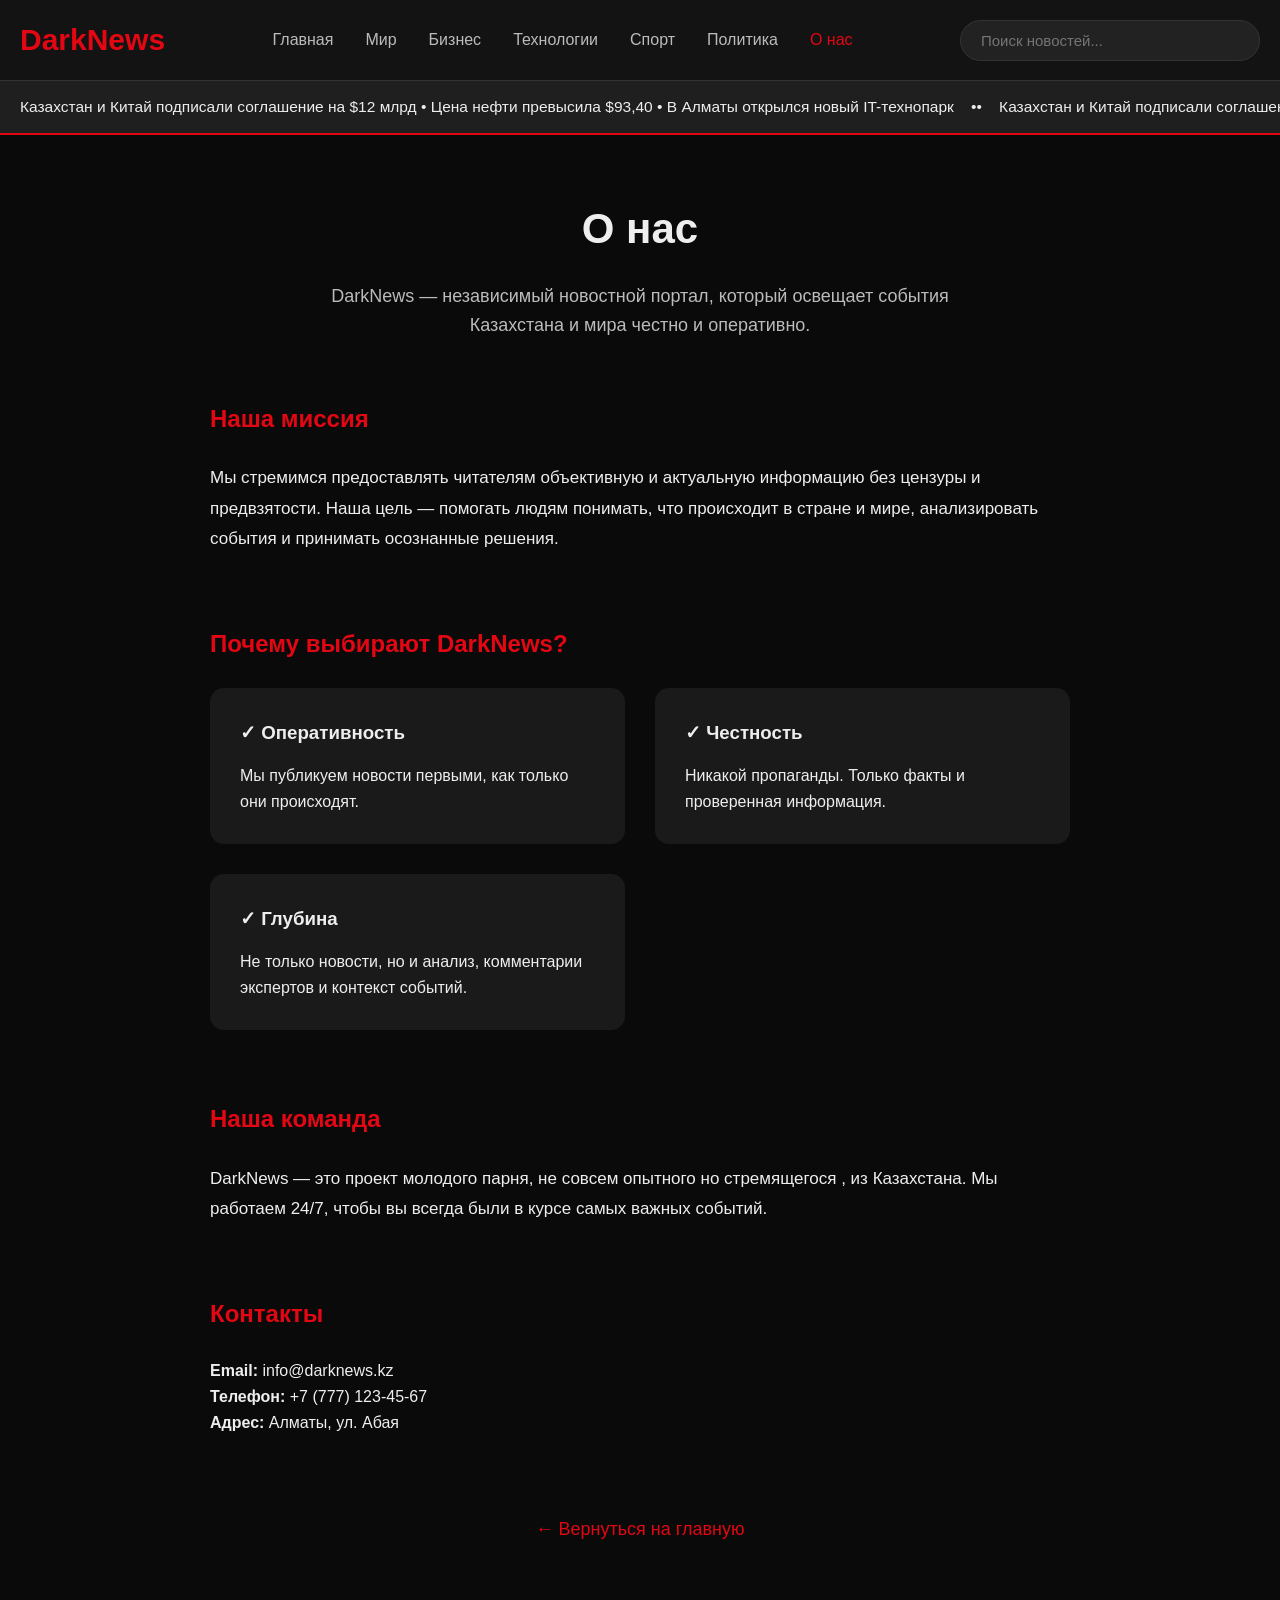
<file: about.html>
<!DOCTYPE html>
<html lang="ru">
<head>
    <meta charset="UTF-8">
    <meta name="viewport" content="width=device-width, initial-scale=1.0">
    <title>DarkNews — О нас</title>
    <link rel="stylesheet" href="style.css">
</head>
<body>

    <header>
        <nav class="navbar">
            <div class="container">
                <a href="index.html" class="logo">DarkNews</a>
                <ul class="nav-menu">
                    <li><a href="index.html" class="nav-link">Главная</a></li>
                    <li><a href="world.html" class="nav-link">Мир</a></li>
                    <li><a href="business.html" class="nav-link">Бизнес</a></li>
                    <li><a href="tech.html" class="nav-link">Технологии</a></li>
                    <li><a href="sport.html" class="nav-link">Спорт</a></li>
                    <li><a href="politics.html" class="nav-link">Политика</a></li>
                    <li><a href="about.html" class="nav-link active">О нас</a></li>
                </ul>
                <input type="text" id="search-input" placeholder="Поиск новостей..." class="search-input">
            </div>
        </nav>

        <div class="breaking-news">
            <div class="container">
                <span id="ticker">Казахстан и Китай подписали соглашение на $12 млрд • Цена нефти превысила $93,40 • В Алматы открылся новый IT-технопарк</span>
            </div>
        </div>
    </header>

    <main class="container" style="max-width: 900px; margin: 60px auto;">

        <h1 style="font-size: 42px; text-align: center; margin-bottom: 20px;">О нас</h1>
        <p style="text-align: center; font-size: 18px; color: #bbbbbb; max-width: 700px; margin: 0 auto 60px;">
            DarkNews — независимый новостной портал, который освещает события Казахстана и мира честно и оперативно.
        </p>

        <div class="about-content">

            <section style="margin-bottom: 70px;">
                <h2 style="color: #e30613; margin-bottom: 25px;">Наша миссия</h2>
                <p style="font-size: 17px; line-height: 1.8;">
                    Мы стремимся предоставлять читателям объективную и актуальную информацию без цензуры и предвзятости. 
                    Наша цель — помогать людям понимать, что происходит в стране и мире, анализировать события и принимать осознанные решения.
                </p>
            </section>

            <section style="margin-bottom: 70px;">
                <h2 style="color: #e30613; margin-bottom: 25px;">Почему выбирают DarkNews?</h2>
                <div style="display: grid; grid-template-columns: repeat(auto-fit, minmax(280px, 1fr)); gap: 30px;">
                    <div style="background: #1a1a1a; padding: 30px; border-radius: 14px;">
                        <h3 style="margin-bottom: 15px;">✓ Оперативность</h3>
                        <p>Мы публикуем новости первыми, как только они происходят.</p>
                    </div>
                    <div style="background: #1a1a1a; padding: 30px; border-radius: 14px;">
                        <h3 style="margin-bottom: 15px;">✓ Честность</h3>
                        <p>Никакой пропаганды. Только факты и проверенная информация.</p>
                    </div>
                    <div style="background: #1a1a1a; padding: 30px; border-radius: 14px;">
                        <h3 style="margin-bottom: 15px;">✓ Глубина</h3>
                        <p>Не только новости, но и анализ, комментарии экспертов и контекст событий.</p>
                    </div>
                </div>
            </section>

            <section style="margin-bottom: 70px;">
                <h2 style="color: #e30613; margin-bottom: 25px;">Наша команда</h2>
                <p style="font-size: 17px; line-height: 1.8;">
                    DarkNews — это проект молодого парня, не совсем опытного но стремящегося , из Казахстана. 
                    Мы работаем 24/7, чтобы вы всегда были в курсе самых важных событий.
                </p>
            </section>

            <section>
                <h2 style="color: #e30613; margin-bottom: 25px;">Контакты</h2>
                <p><strong>Email:</strong> info@darknews.kz</p>
                <p><strong>Телефон:</strong> +7 (777) 123-45-67</p>
                <p><strong>Адрес:</strong> Алматы, ул. Абая</p>
            </section>

        </div>

        <div style="text-align: center; margin-top: 80px;">
            <a href="index.html" style="color: #e30613; font-size: 18px; text-decoration: none;">
                ← Вернуться на главную
            </a>
        </div>

    </main>

    <script src="script.js"></script>
</body>
</html>
</file>
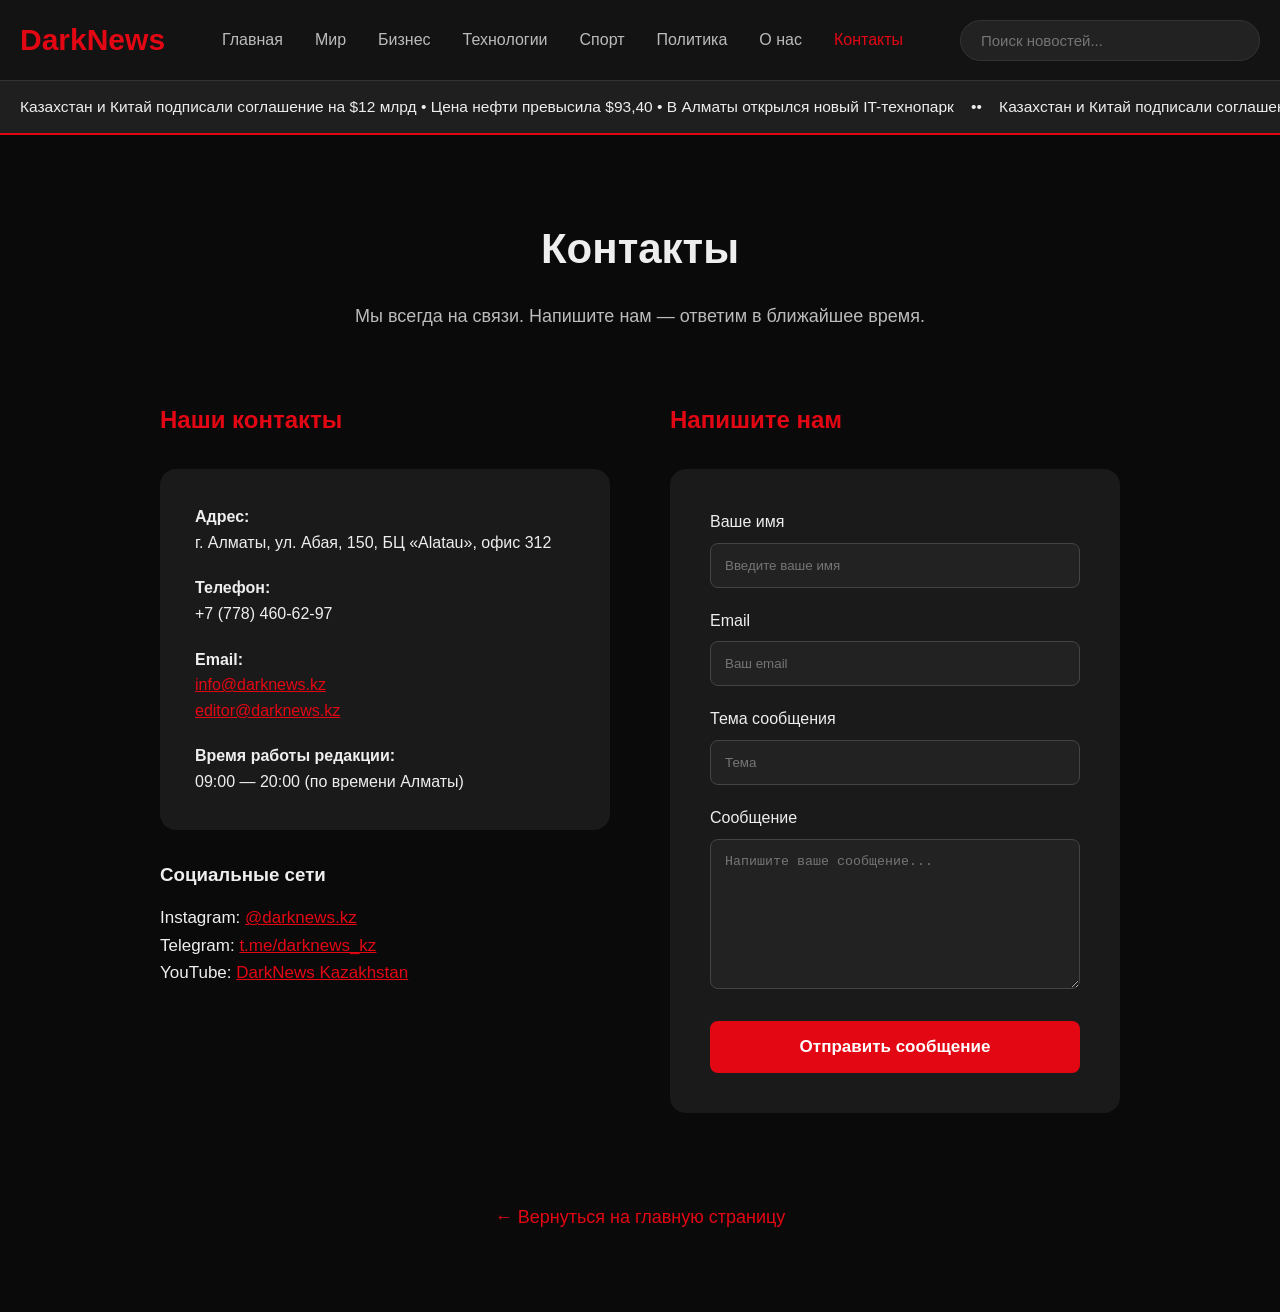
<file: contacts.html>
<!DOCTYPE html>
<html lang="ru">
<head>
    <meta charset="UTF-8">
    <meta name="viewport" content="width=device-width, initial-scale=1.0">
    <title>DarkNews — Контакты</title>
    <link rel="stylesheet" href="style.css">
</head>
<body>

    <header>
        <nav class="navbar">
            <div class="container">
                <a href="index.html" class="logo">DarkNews</a>
                <ul class="nav-menu">
                    <li><a href="index.html" class="nav-link">Главная</a></li>
                    <li><a href="world.html" class="nav-link">Мир</a></li>
                    <li><a href="business.html" class="nav-link">Бизнес</a></li>
                    <li><a href="tech.html" class="nav-link">Технологии</a></li>
                    <li><a href="sport.html" class="nav-link">Спорт</a></li>
                    <li><a href="politics.html" class="nav-link">Политика</a></li>
                    <li><a href="about.html" class="nav-link">О нас</a></li>
                    <li><a href="contacts.html" class="nav-link active">Контакты</a></li>
                </ul>
                <input type="text" id="search-input" placeholder="Поиск новостей..." class="search-input">
            </div>
        </nav>

        <div class="breaking-news">
            <div class="container">
                <span id="ticker">Казахстан и Китай подписали соглашение на $12 млрд • Цена нефти превысила $93,40 • В Алматы открылся новый IT-технопарк</span>
            </div>
        </div>
    </header>

    <main class="container" style="max-width: 1000px; margin: 80px auto;">

        <h1 style="text-align: center; font-size: 42px; margin-bottom: 20px;">Контакты</h1>
        <p style="text-align: center; font-size: 18px; color: #bbbbbb; max-width: 700px; margin: 0 auto 70px;">
            Мы всегда на связи. Напишите нам — ответим в ближайшее время.
        </p>

        <div style="display: grid; grid-template-columns: 1fr 1fr; gap: 60px;">
            <div>
                <h2 style="color: #e30613; margin-bottom: 30px;">Наши контакты</h2>
                
                <div style="background: #1a1a1a; padding: 35px; border-radius: 16px; margin-bottom: 30px;">
                    <p style="margin-bottom: 20px;"><strong>Адрес:</strong><br>
                    г. Алматы, ул. Абая, 150, БЦ «Alatau», офис 312</p>
                    
                    <p style="margin-bottom: 20px;"><strong>Телефон:</strong><br>
                    +7 (778) 460-62-97<br></p>
                    
                    <p style="margin-bottom: 20px;"><strong>Email:</strong><br>
                    <a href="mailto:info@darknews.kz" style="color: #e30613;">info@darknews.kz</a><br>
                    <a href="mailto:editor@darknews.kz" style="color: #e30613;">editor@darknews.kz</a></p>
                    
                    <p><strong>Время работы редакции:</strong><br>
                    09:00 — 20:00 (по времени Алматы)</p>
                </div>

                <h3 style="margin-bottom: 15px;">Социальные сети</h3>
                <p style="font-size: 17px;">
                    Instagram: <a href="#" style="color: #e30613;">@darknews.kz</a><br>
                    Telegram: <a href="#" style="color: #e30613;">t.me/darknews_kz</a><br>
                    YouTube: <a href="#" style="color: #e30613;">DarkNews Kazakhstan</a>
                </p>
            </div>
            <div>
                <h2 style="color: #e30613; margin-bottom: 30px;">Напишите нам</h2>
                
                <form style="background: #1a1a1a; padding: 40px; border-radius: 16px;">
                    <div style="margin-bottom: 20px;">
                        <label style="display: block; margin-bottom: 8px;">Ваше имя</label>
                        <input type="text" placeholder="Введите ваше имя" style="width: 100%; padding: 14px; background: #222; border: 1px solid #444; border-radius: 8px; color: white;">
                    </div>

                    <div style="margin-bottom: 20px;">
                        <label style="display: block; margin-bottom: 8px;">Email</label>
                        <input type="email" placeholder="Ваш email" style="width: 100%; padding: 14px; background: #222; border: 1px solid #444; border-radius: 8px; color: white;">
                    </div>

                    <div style="margin-bottom: 20px;">
                        <label style="display: block; margin-bottom: 8px;">Тема сообщения</label>
                        <input type="text" placeholder="Тема" style="width: 100%; padding: 14px; background: #222; border: 1px solid #444; border-radius: 8px; color: white;">
                    </div>

                    <div style="margin-bottom: 25px;">
                        <label style="display: block; margin-bottom: 8px;">Сообщение</label>
                        <textarea placeholder="Напишите ваше сообщение..." rows="8" style="width: 100%; padding: 14px; background: #222; border: 1px solid #444; border-radius: 8px; color: white; resize: vertical;"></textarea>
                    </div>

                    <button type="button" style="width: 100%; padding: 16px; background: #e30613; color: white; border: none; border-radius: 8px; font-size: 17px; font-weight: 600; cursor: pointer;">
                        Отправить сообщение
                    </button>
                </form>
            </div>

        </div>

        <div style="text-align: center; margin-top: 90px;">
            <a href="index.html" style="color: #e30613; font-size: 18px; text-decoration: none;">
                ← Вернуться на главную страницу
            </a>
        </div>

    </main>

    <script src="script.js"></script>
</body>
</html>
</file>
<file: style.css>
:root {
    --bg: #0a0a0a;
    --card: #1a1a1a;
    --text: #eeeeee;
    --text-light: #bbbbbb;
    --accent: #e30613;
    --border: #333333;
}

* {
    margin: 0;
    padding: 0;
    box-sizing: border-box;
}

body {
    background: var(--bg);
    color: var(--text);
    font-family: 'Segoe UI', Arial, sans-serif;
    line-height: 1.6;
}

.navbar {
    background: rgba(20, 20, 20, 0.98);
    backdrop-filter: blur(12px);
    position: sticky;
    top: 0;
    z-index: 1000;
    border-bottom: 1px solid var(--border);
    padding: 16px 0;
}

.container {
    max-width: 1280px;
    margin: 0 auto;
    padding: 0 20px;
}

.navbar .container {
    display: flex;
    align-items: center;
    justify-content: space-between;
}

.logo {
    font-size: 30px;
    font-weight: 700;
    color: var(--accent);
    text-decoration: none;
}

.nav-menu {
    display: flex;
    list-style: none;
    gap: 32px;
}

.nav-menu a {
    color: var(--text-light);
    text-decoration: none;
    font-weight: 500;
    transition: 0.3s;
}

.nav-menu a:hover,
.nav-menu a.active {
    color: var(--accent);
}

.search-input {
    padding: 11px 20px;
    width: 300px;
    background: #222;
    border: 1px solid var(--border);
    border-radius: 30px;
    color: white;
    font-size: 15px;
}


.breaking-news {
    background: #1f1f1f;
    padding: 13px 0;
    border-bottom: 2px solid var(--accent);
    overflow: hidden;
    white-space: nowrap;
}

#ticker {
    display: inline-block;
    animation: ticker 28s linear infinite;
    font-size: 15.5px;
}

@keyframes ticker {
    0%   { transform: translateX(0); }
    100% { transform: translateX(-50%); }
}

.hero {
    position: relative;
    height: 520px;
    border-radius: 16px;
    overflow: hidden;
    margin: 35px 0;
    box-shadow: 0 15px 40px rgba(0,0,0,0.7);
}

.hero-img {
    width: 100%;
    height: 100%;
    object-fit: cover;
    transition: transform 0.9s ease;
}

.hero:hover .hero-img {
    transform: scale(1.07);
}

.hero-overlay {
    position: absolute;
    bottom: 0;
    left: 0;
    right: 0;
    background: linear-gradient(transparent, rgba(0,0,0,0.92));
    padding: 55px 45px 45px;
}

.hero-overlay a {
    text-decoration: none;
    color: #ff0000;
}

.hero-category {
    color: var(--accent);
    font-weight: 700;
    font-size: 16px;
    margin-bottom: 12px;
}

.hero-title {
    font-size: 2.75rem;
    line-height: 1.2;
    margin-bottom: 16px;
}

.hero-desc {
    font-size: 1.2rem;
    max-width: 720px;
    color: var(--text-light);
}

.main-with-sidebar {
    display: grid;
    grid-template-columns: 1fr 370px;
    gap: 50px;
    margin-top: 40px;
}

.section-title {
    font-size: 29px;
    margin-bottom: 32px;
    position: relative;
}

.section-title::after {
    content: '';
    position: absolute;
    bottom: -10px;
    left: 0;
    width: 65px;
    height: 4px;
    background: var(--accent);
}

.news-grid {
    display: grid;
    grid-template-columns: repeat(auto-fill, minmax(340px, 1fr));
    gap: 28px;
}

.news-card {
    background: var(--card);
    border-radius: 14px;
    overflow: hidden;
    transition: all 0.4s ease;
    box-shadow: 0 6px 20px rgba(0,0,0,0.5);
}

.news-card:hover {
    transform: translateY(-12px);
    box-shadow: 0 18px 40px rgba(227, 6, 19, 0.3);
}

.news-card img {
    width: 100%;
    height: 215px;
    object-fit: cover;
}

.card-body {
    padding: 22px;
}

.card-body a {
    text-decoration: none;
    color: #ff0000;
}

.category {
    color: var(--accent);
    font-size: 14px;
    font-weight: 600;
    text-transform: uppercase;
    letter-spacing: 0.5px;
}

.news-card h3 {
    margin: 14px 0 16px;
    font-size: 1.32rem;
    line-height: 1.35;
}

.news-card p {
    color: var(--text-light);
    font-size: 15.2px;
}

.sidebar-widget {
    background: var(--card);
    border-radius: 14px;
    padding: 24px;
    margin-bottom: 32px;
}

.widget-title {
    color: var(--accent);
    font-size: 21px;
    margin-bottom: 20px;
    border-bottom: 2px solid #333;
    padding-bottom: 12px;
}

.trending-item {
    padding: 14px 0;
    border-bottom: 1px solid #333;
}

.trending-item:last-child {
    border-bottom: none;
}

.trending-item a {
    color: var(--text-light);
    text-decoration: none;
    transition: 0.3s;
}

.trending-item a:hover {
    color: white;
}

footer {
    background: #111111;
    padding: 70px 0 40px;
    margin-top: 90px;
    border-top: 1px solid #333;
}

.footer-top {
    display: grid;
    grid-template-columns: 2fr 1fr 1fr 1.5fr;
    gap: 40px;
    margin-bottom: 60px;
}

.footer-column h4 {
    color: var(--accent);
    margin-bottom: 18px;
    font-size: 18px;
}

.footer-column a {
    display: block;
    color: var(--text-light);
    text-decoration: none;
    margin-bottom: 10px;
    transition: 0.3s;
}

.footer-column a:hover {
    color: white;
}

.footer-subscribe {
    display: flex;
    margin-top: 12px;
}

.footer-subscribe input {
    flex: 1;
    padding: 14px;
    background: #222;
    border: 1px solid #444;
    border-radius: 8px 0 0 8px;
    color: white;
}

.footer-subscribe button {
    padding: 14px 24px;
    background: var(--accent);
    border: none;
    border-radius: 0 8px 8px 0;
    color: white;
    font-weight: 600;
    cursor: pointer;
}

.footer-bottom {
    display: flex;
    justify-content: space-between;
    align-items: center;
    padding-top: 30px;
    border-top: 1px solid #333;
    font-size: 14px;
    color: #888;
}

.footer-links a {
    color: #888;
    text-decoration: none;
    margin-left: 25px;
}

.footer-links a:hover {
    color: var(--accent);
}
</file>
